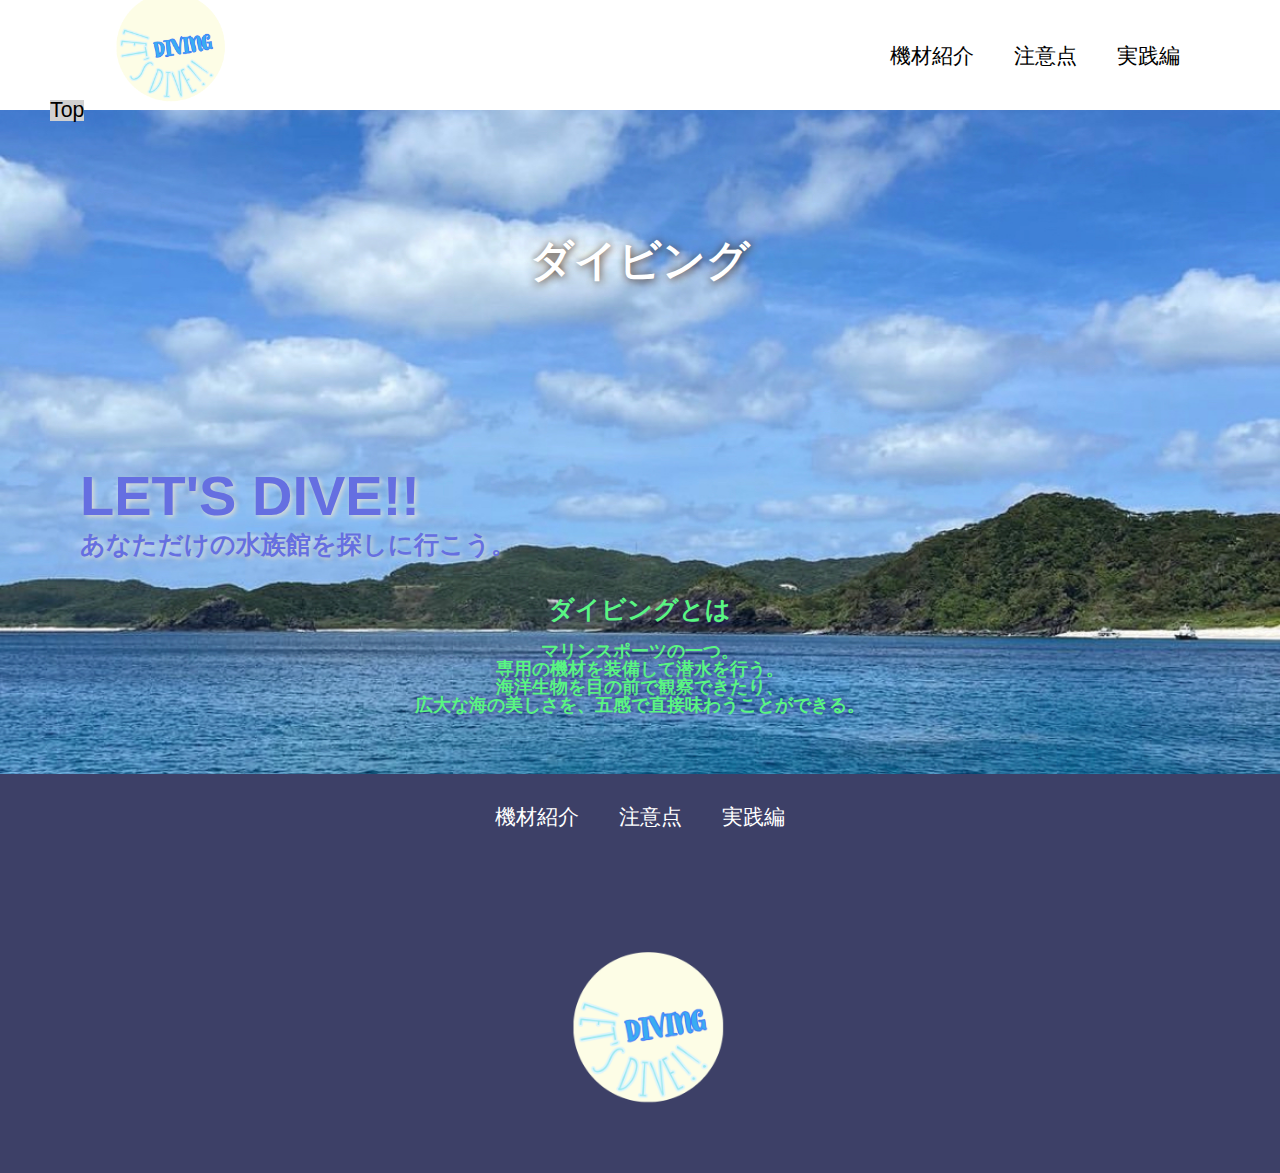
<file: index.html>
<!DOCTYPE html>
<html>
    <head>
        <meta charset="UTF-8">
        <title>ダイビング紹介ページ</title>
        <meta name="description" content="ダイビング紹介ページ">
        <meta name="viewport" content="width=device-width">
        <script src="https://ajax.googleapis.com/ajax/libs/jquery/1.11.0/jquery.min.js"></script>
        <script src="js/script.js"></script>
        <link href="css/index.css" rel="stylesheet">
        <link rel="preconnect" href="https://fonts.googleapis.com">
        <link rel="preconnect" href="https://fonts.gstatic.com" crossorigin>
        <link href="https://fonts.googleapis.com/css2?family=Cherry+Bomb+One&display=swap" rel="stylesheet">
    </head>
    <body>
        <header class="header">
            <div class="header-inner">
                <a class="header-logo" href="index.html">
                    <img src="images/logo.png" alt="ロゴ">
                </a>
                <button class="toggle-menu-button"></button>
                <div class="header-site-menu">
                    <nav class="site-menu">
                        <ul>
                            <li><a href="equipment.html">機材紹介</a></li>
                            <li><a href="caution.html">注意点</a></li>
                            <li><a href="diving.html">実践編</a></li>
                        </ul>
                    </nav>
                </div>
        </header>
        <main class="main">
            <nav class="floating">
                <ul>
                    <li><a href="#">Top</a></li>
                </ul>
            </nav>
            <div class="title">
                <h1>ダイビング</h1>
            </div>
            <div class="first-view">
                <div class="first-view-text">
                    <h1>LET'S DIVE!!</h1>
                    <h3>あなただけの水族館を探しに行こう。</h3>
                    <div class="second-view">
                        <div class="second-view-text">
                            <h3>ダイビングとは</h3>
                            <p>マリンスポーツの一つ。<br />
                                専用の機材を装備して潜水を行う。<br />
                                海洋生物を目の前で観察できたり、<br />
                                広大な海の美しさを、五感で直接味わうことができる。
                        </div>
                    </div>
                </div>
            </div>
        </main>
        <footer class="footer">
            <nav class="site-menu">
                <ul>
                    <li><a href="equipment.html">機材紹介</a></li>
                    <li><a href="caution.html">注意点</a></li>
                    <li><a href="diving.html">実践編</a></li>
                </ul>
            </nav>
            <a class="footer-logo" href="index.html">
                <img src="images/logo.png" alt="ロゴ">
            </a>

        </footer>
    </body>
</html>
</file>
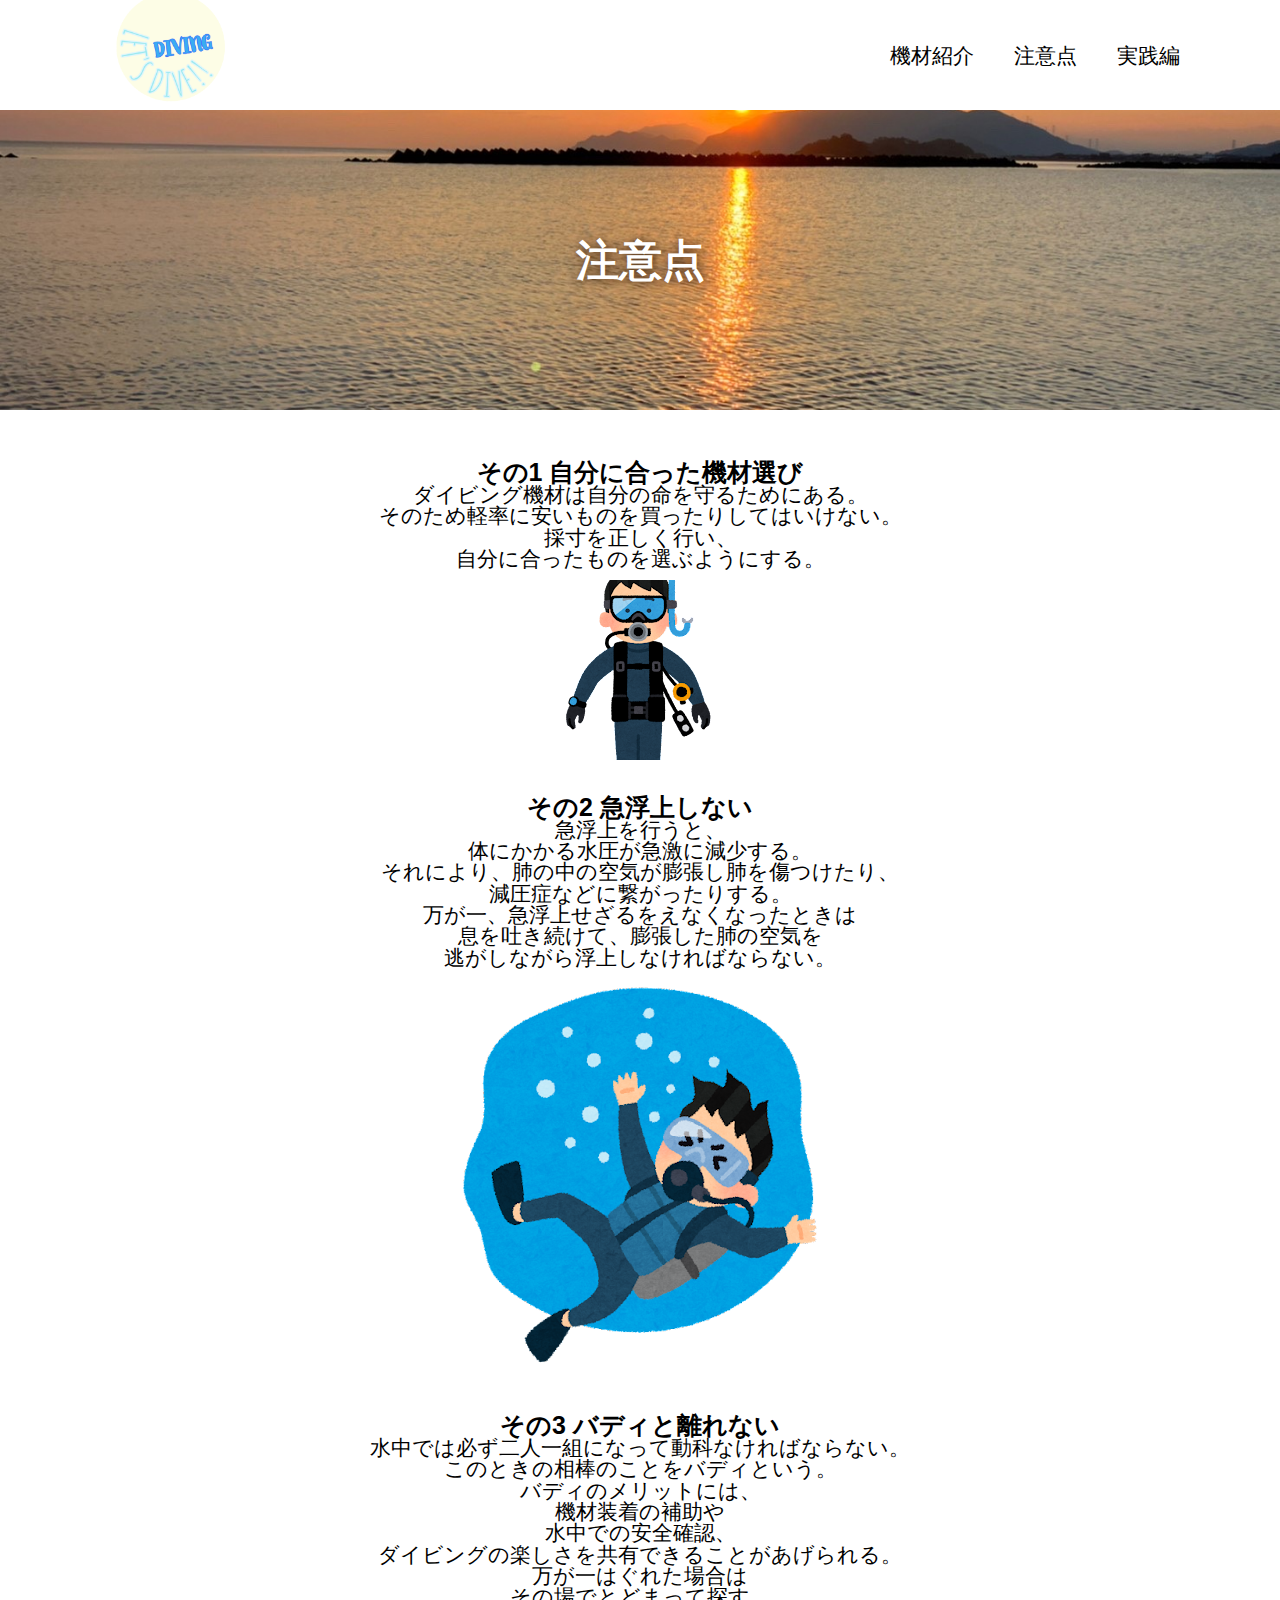
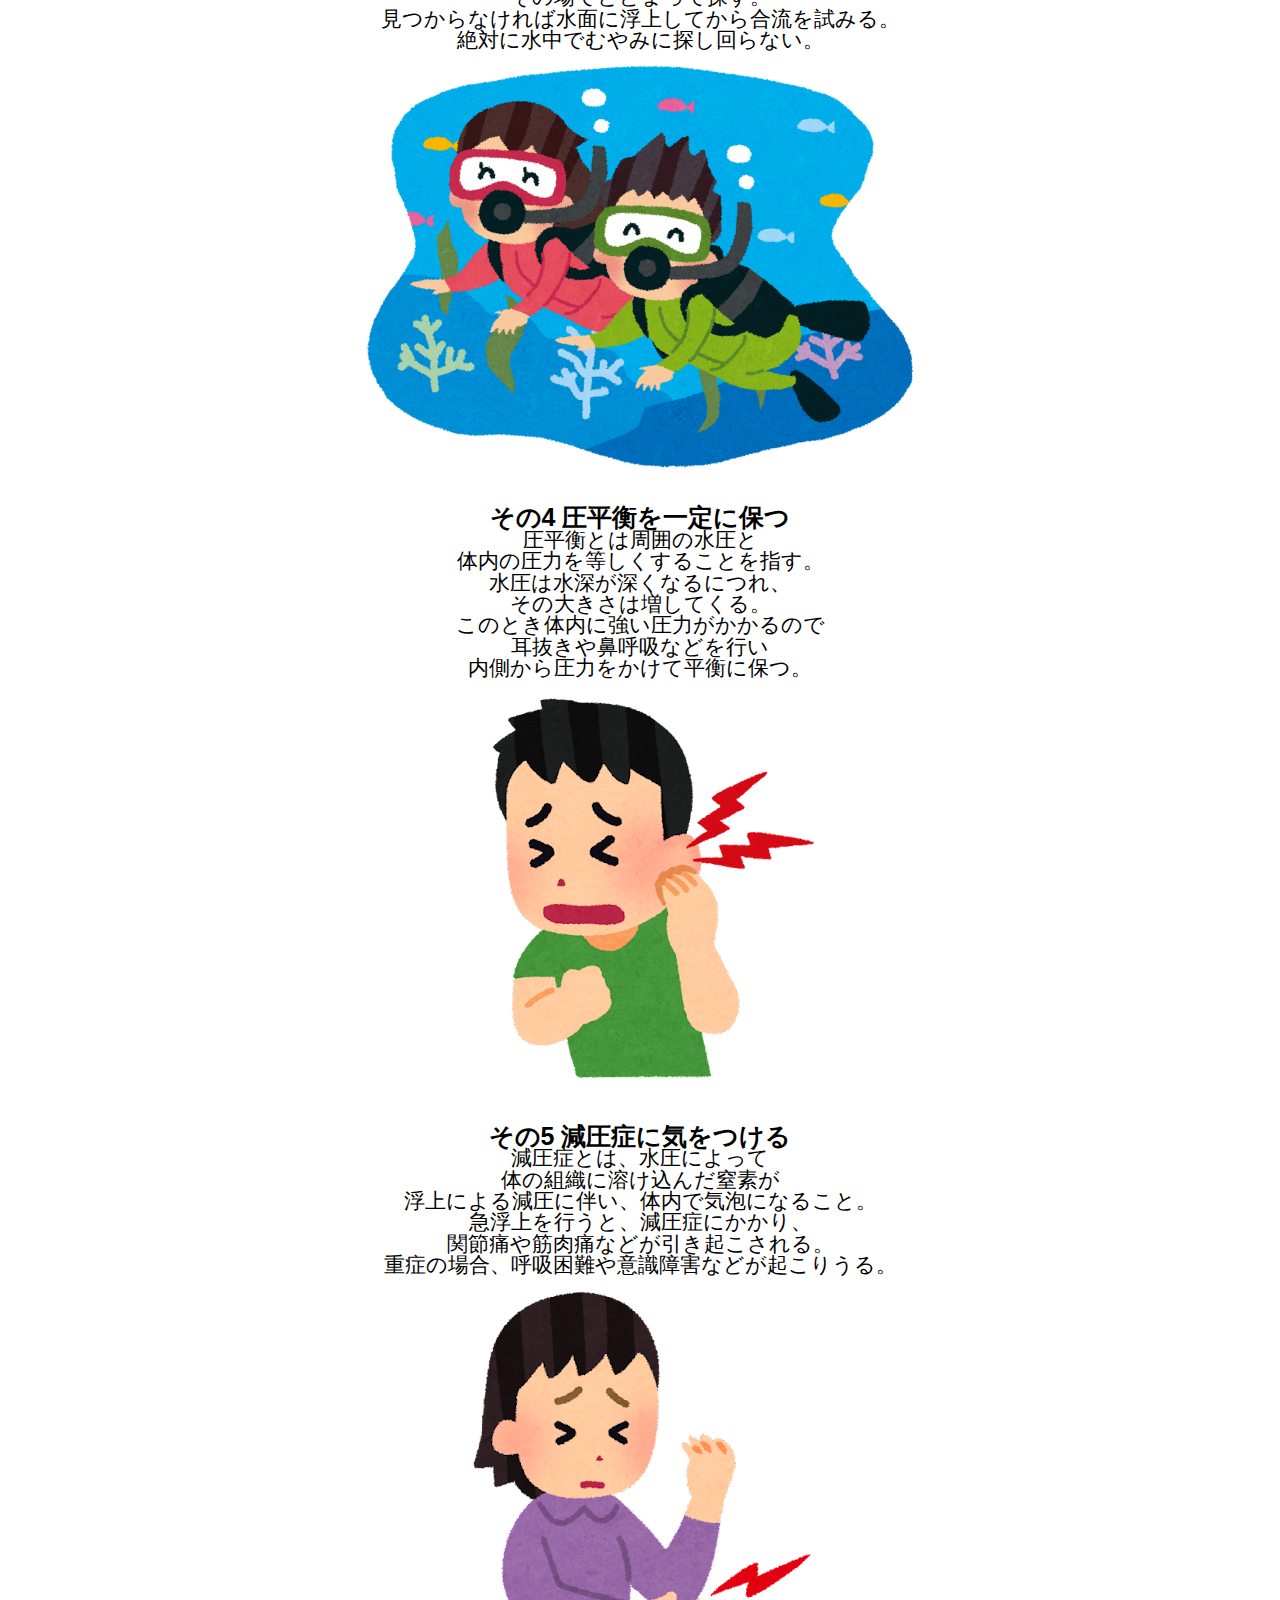
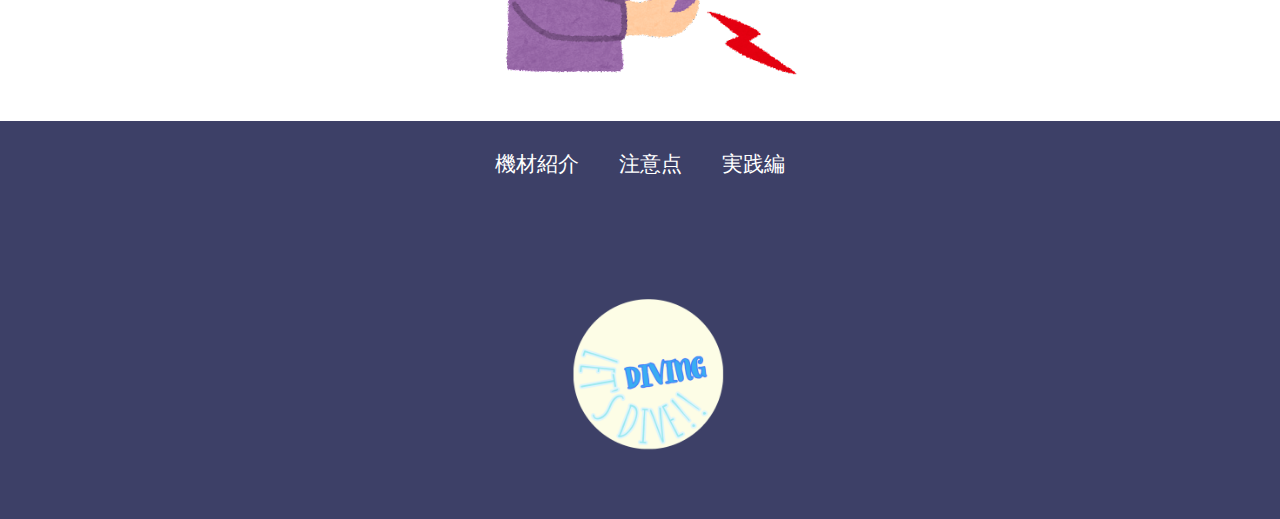
<file: caution.html>
<!DOCTYPE html>
<html>
    <head>
        <meta charset="UTF-8">
        <title>ダイビング</title>
        <meta name="description" content="ダイビング紹介ページ">
        <meta name="viewport" content="width=device-width">
        <script src="js/script.js"></script>
        <link href="css/index.css" rel="stylesheet">
        <link href="css/caution.css" rel="stylesheet">
        <link rel="preconnect" href="https://fonts.gstatic.com" crossorigin>
        <link href="https://fonts.googleapis.com/css2?family=Cherry+Bomb+One&display=swap" rel="stylesheet">
    </head>
    <body>
        <header class="header">
            <div class="header-inner">
                <a class="header-logo" href="index.html">
                    <img src="images/logo.png" alt="ロゴ">
                </a>
                <button class="toggle-menu-button"></button>
                <div class="header-site-menu">
                    <nav class="site-menu">
                        <ul>
                            <li><a href="equipment.html">機材紹介</a></li>
                            <li><a href="caution.html">注意点</a></li>
                            <li><a href="diving.html">実践編</a></li>
                        </ul>
                    </nav>
                </div>
        </header>
        <main class="main">
            <div class="title">
                <h1>注意点</h1>
            </div>
            <div class="cautions">
                <ul class="caution-list">
                    <li>
                        <dl>
                            <h3>その1 自分に合った機材選び</h3>
                            <dd>ダイビング機材は自分の命を守るためにある。<br />
                                そのため軽率に安いものを買ったりしてはいけない。<br />
                                採寸を正しく行い、<br />
                                自分に合ったものを選ぶようにする。</dd>
                            <img src="images/caution/caution(A).png" alt="A">
                        </dl>
                    </li>
                    <li>
                        <dl>
                            <h3>その2 急浮上しない</h3>
                            <dd>急浮上を行うと、<br />
                                体にかかる水圧が急激に減少する。<br />
                                それにより、肺の中の空気が膨張し肺を傷つけたり、<br />
                                減圧症などに繋がったりする。<br />
                                万が一、急浮上せざるをえなくなったときは<br />
                                息を吐き続けて、膨張した肺の空気を<br />
                                逃がしながら浮上しなければならない。
                            </dd>
                            <img src="images/caution/caution(B).png" alt="B">
                        </dl>
                    </li>
                    <li>
                        <dl>
                            <h3>その3 バディと離れない</h3>
                            <dd>水中では必ず二人一組になって動科なければならない。<br />
                                このときの相棒のことをバディという。<br />
                                バディのメリットには、<br />
                                機材装着の補助や<br />
                                水中での安全確認、<br />
                                ダイビングの楽しさを共有できることがあげられる。<br />
                                万が一はぐれた場合は<br />
                                その場でとどまって探す。<br />
                                見つからなければ水面に浮上してから合流を試みる。<br />
                                絶対に水中でむやみに探し回らない。</dd>
                            <img src="images/caution/caution(C).png" alt="C">
                        </dl>
                    </li>
                    <li>
                        <dl>
                            <h3>その4 圧平衡を一定に保つ</h3>
                            <dd>圧平衡とは周囲の水圧と<br />
                                体内の圧力を等しくすることを指す。<br />
                                水圧は水深が深くなるにつれ、<br />
                                その大きさは増してくる。<br />
                                このとき体内に強い圧力がかかるので<br />
                                耳抜きや鼻呼吸などを行い<br />
                                内側から圧力をかけて平衡に保つ。</dd>
                            <img src="images/caution/caution(D).png" alt="D">
                        </dl>
                    </li>
                    <li>
                        <dl>
                            <h3>その5 減圧症に気をつける</h3>
                            <dd>減圧症とは、水圧によって<br />
                                体の組織に溶け込んだ窒素が<br />
                                浮上による減圧に伴い、体内で気泡になること。<br />
                                急浮上を行うと、減圧症にかかり、<br />
                                関節痛や筋肉痛などが引き起こされる。<br />
                                重症の場合、呼吸困難や意識障害などが起こりうる。
                            </dd>
                            <img src="images/caution/caution(E).png" alt="E">
                        </dl>
                    </li>
                </ul>
            </div> 
        </main>
        <footer class="footer">
            <nav class="site-menu">
                <ul>
                    <li><a href="equipment.html">機材紹介</a></li>
                    <li><a href="caution.html">注意点</a></li>
                    <li><a href="diving.html">実践編</a></li>
                </ul>
            </nav>
            <a class="footer-logo" href="index.html">
                <img src="images/logo.png" alt="ロゴ">
            </a>

        </footer>
    </body>
</html>
</file>
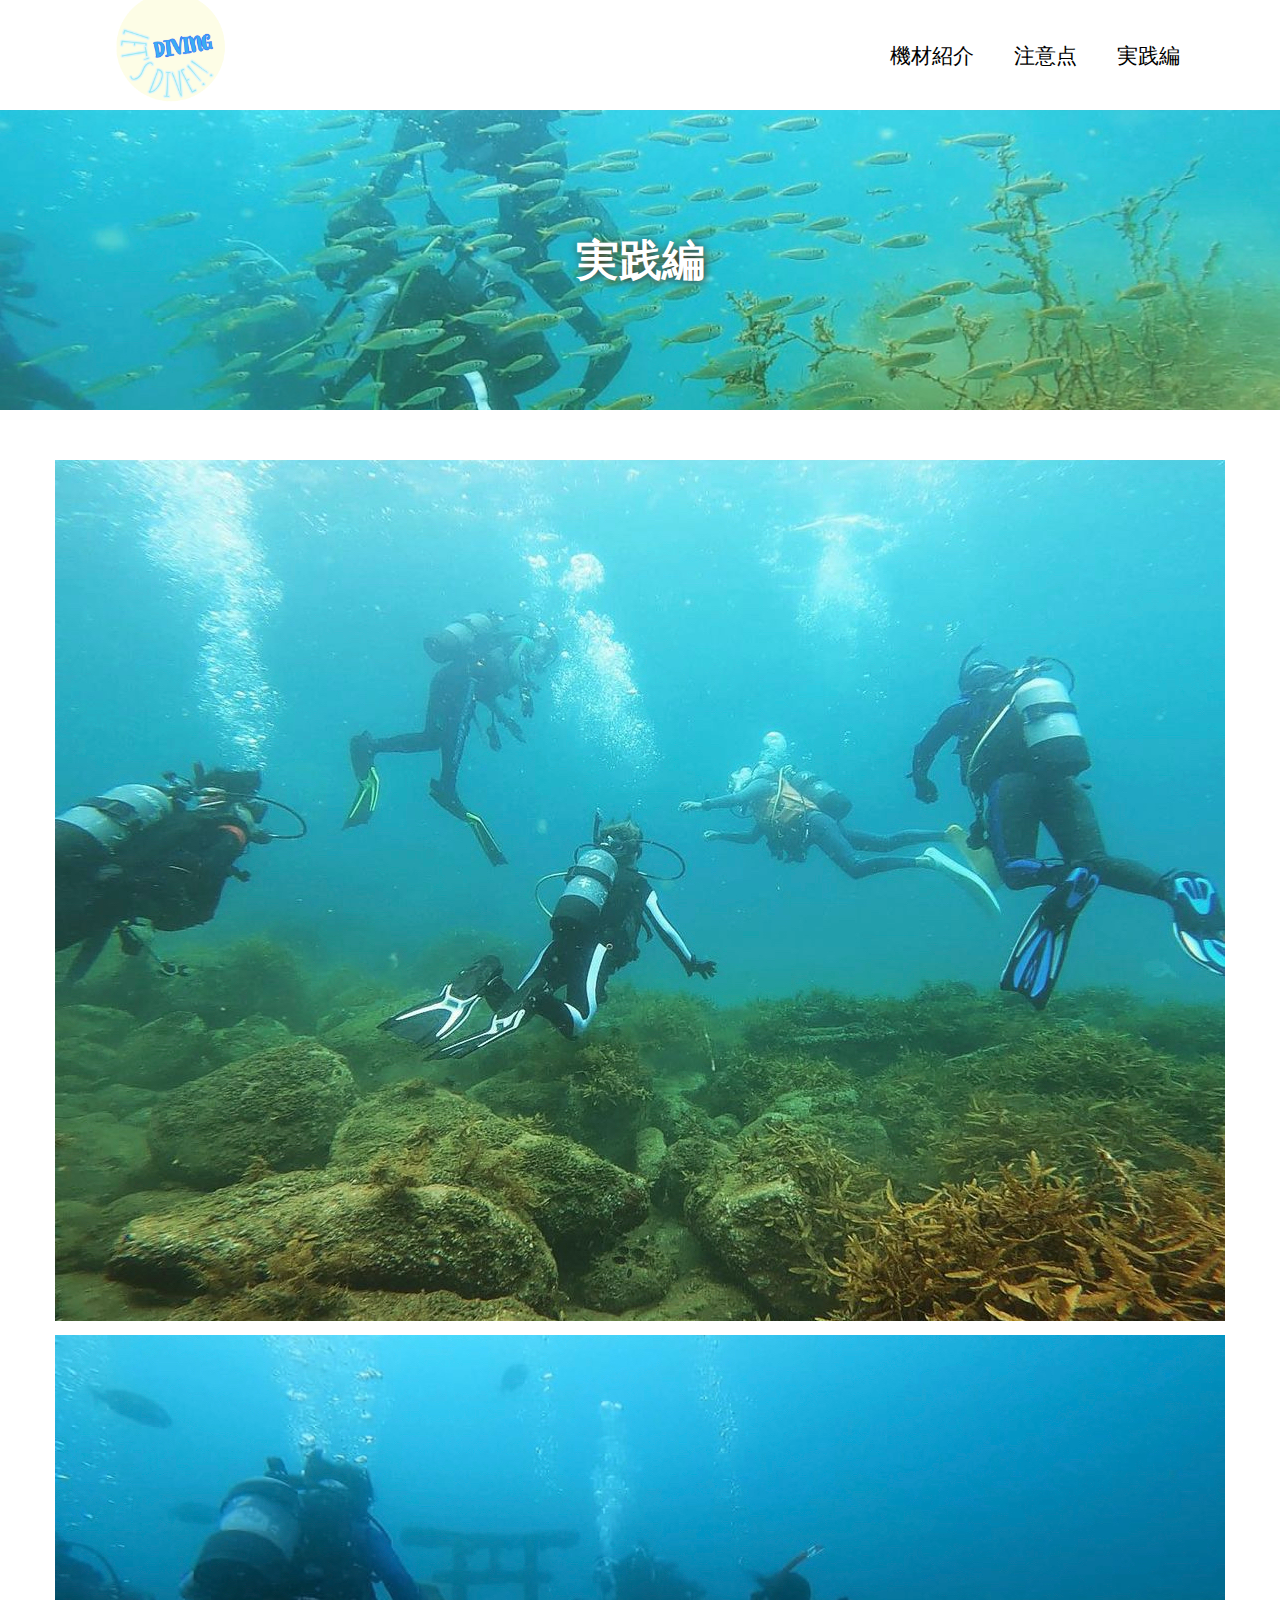
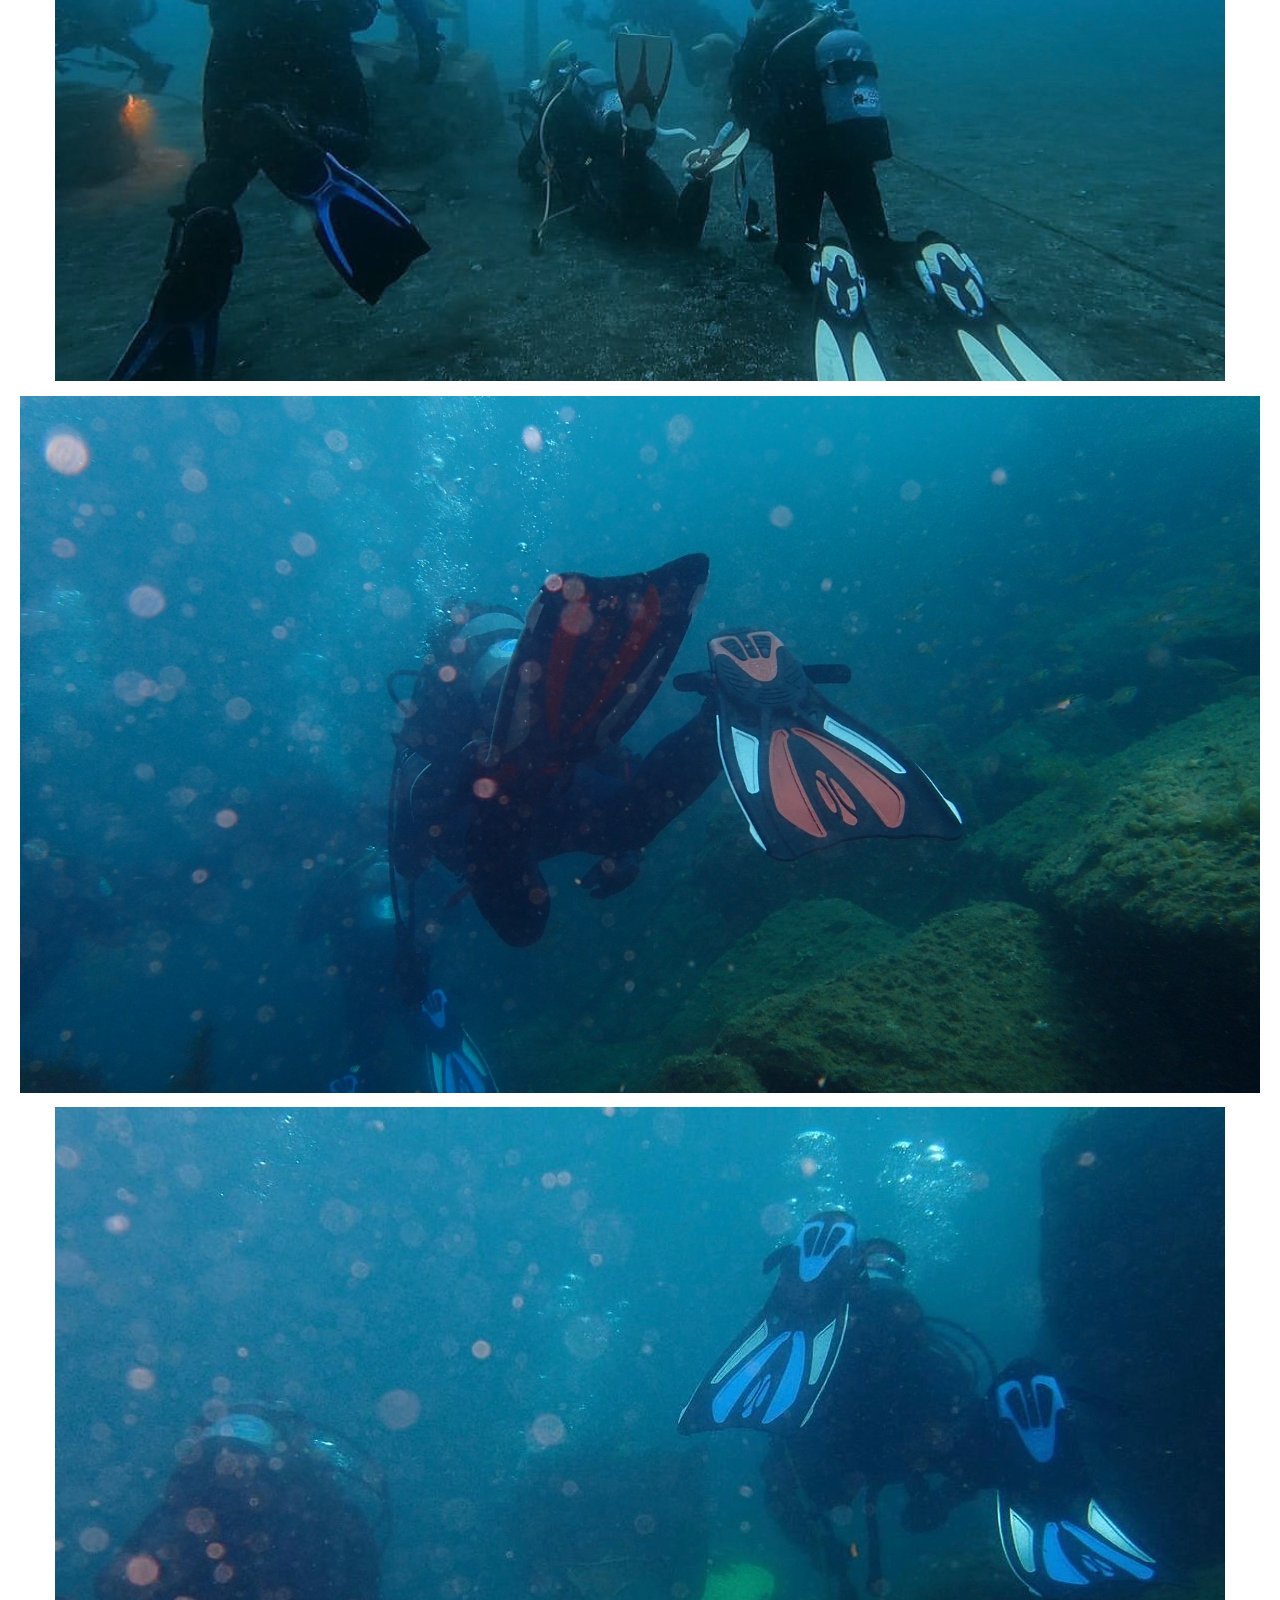
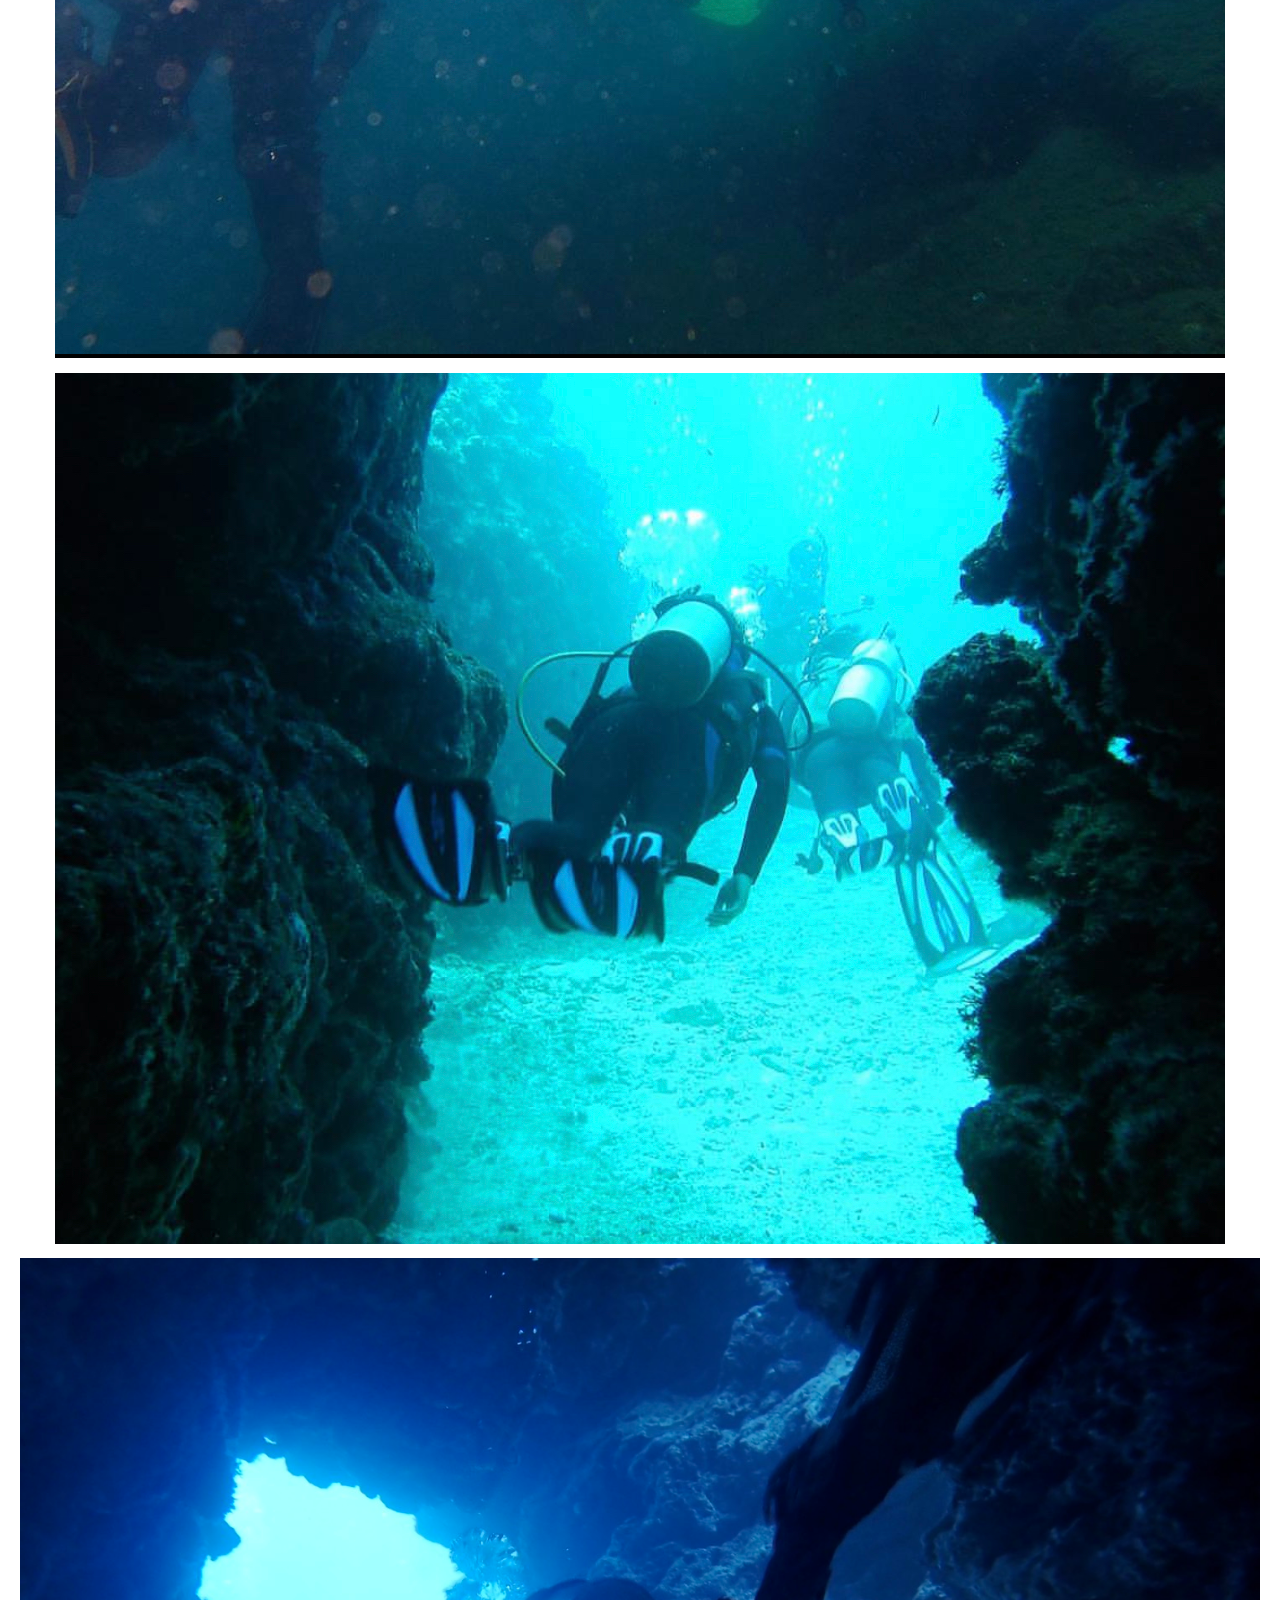
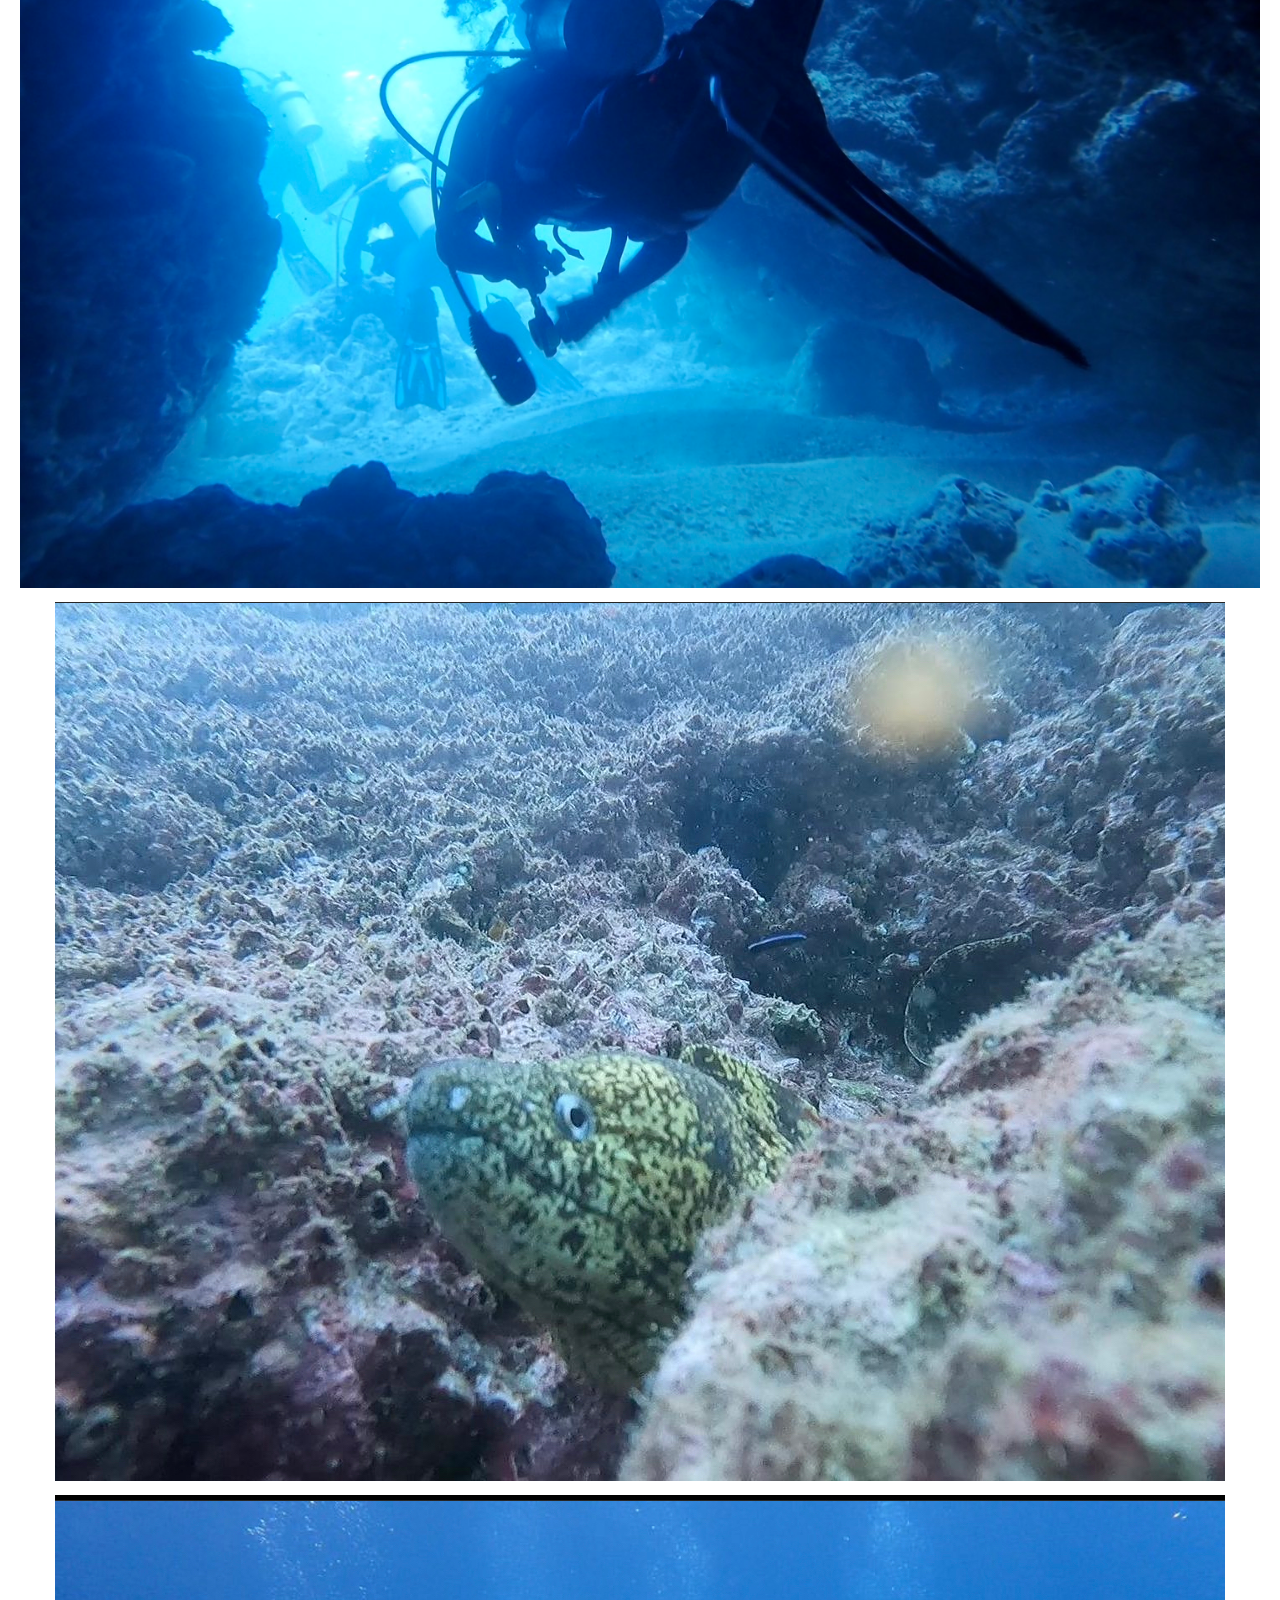
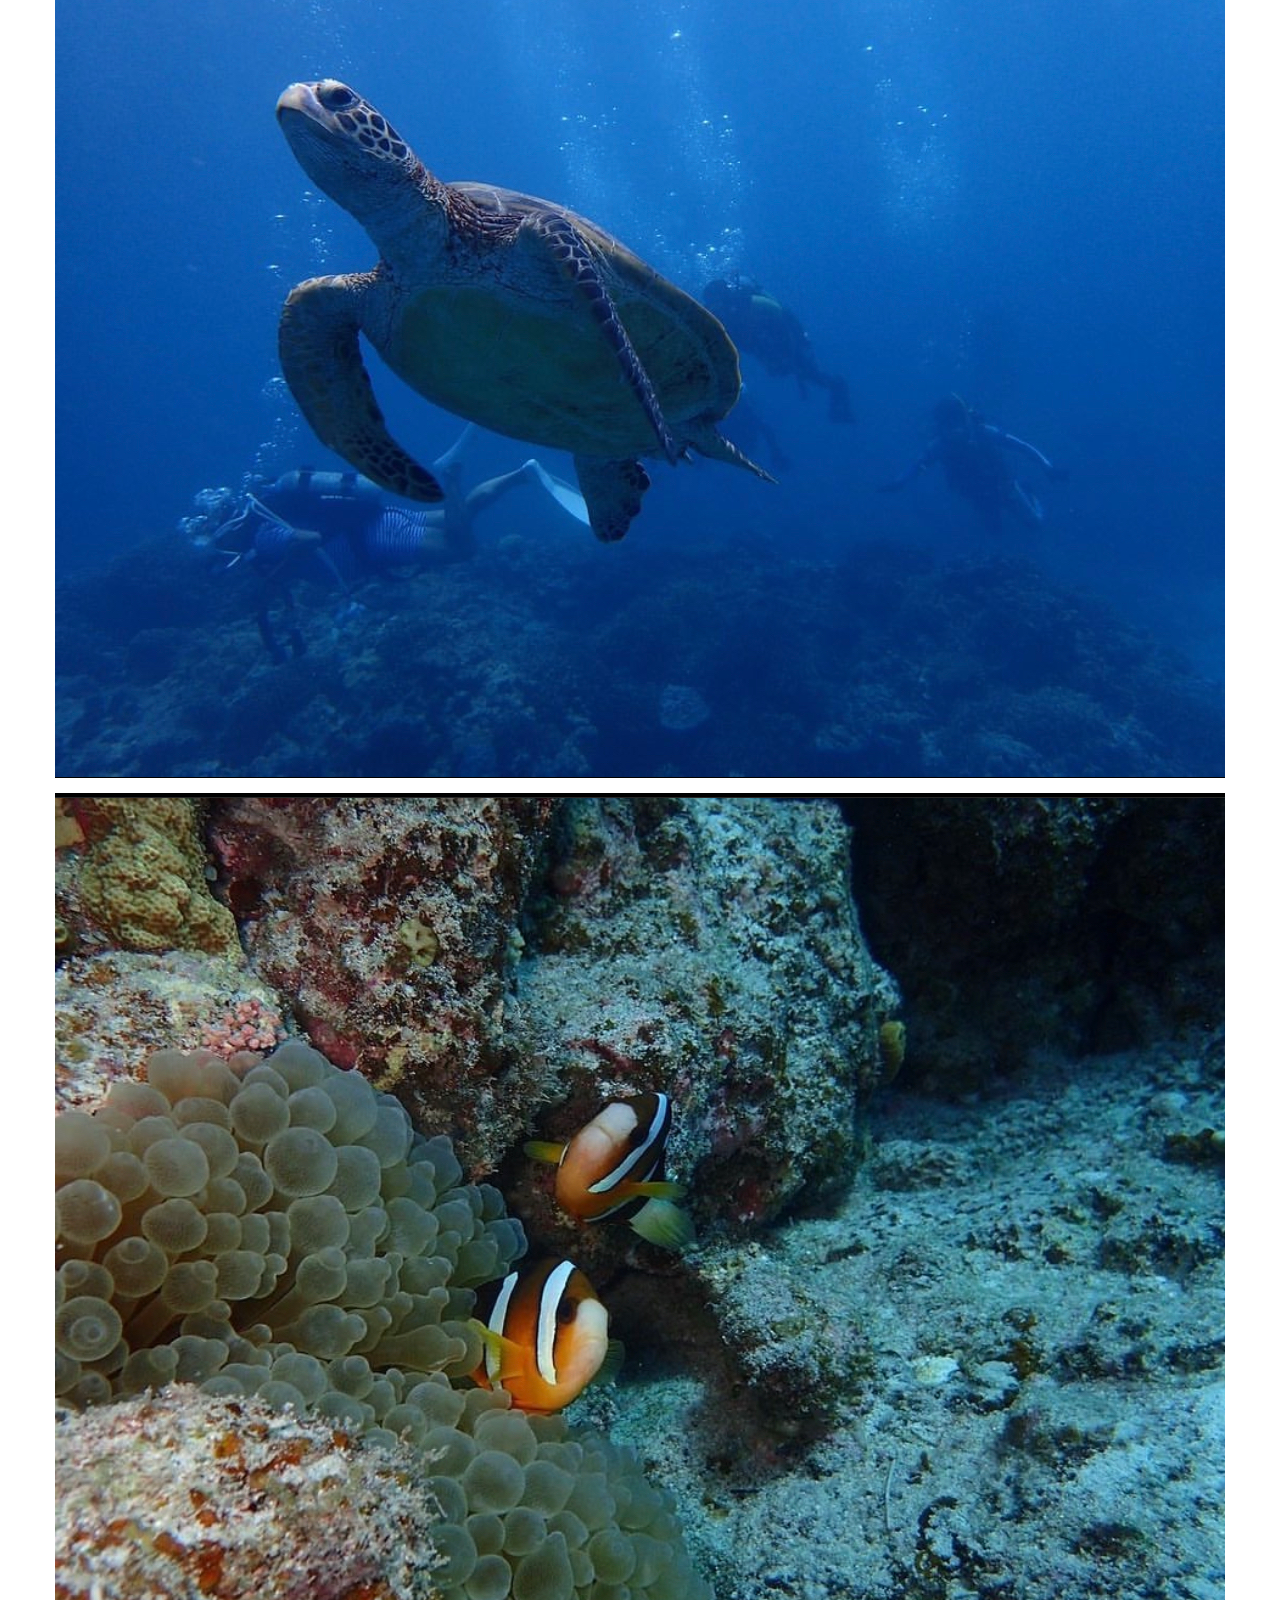
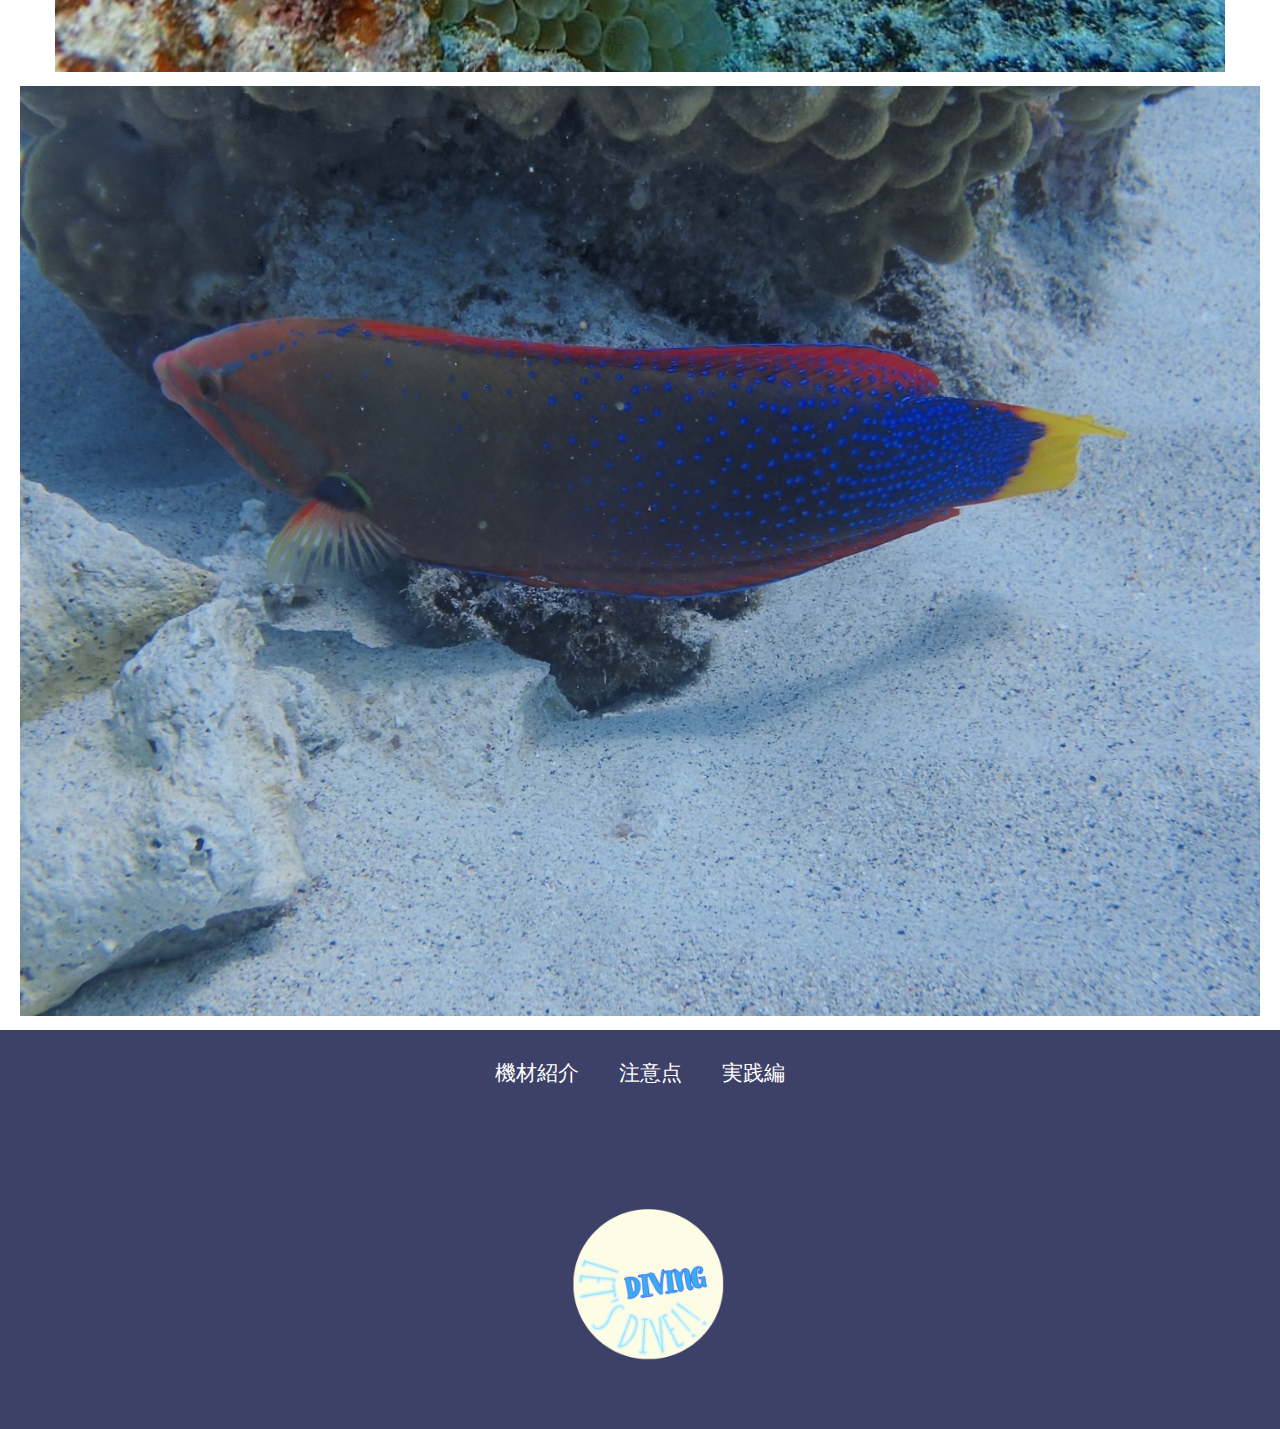
<file: diving.html>
<!DOCTYPE html>
<html>
    <head>
        <meta charset="UTF-8">
        <title>実践編</title>
        <meta name="description" content="実践編">
        <meta name="viewport" content="width=device-width">
        <script src="js/script.js"></script>
        <link href="css/index.css" rel="stylesheet">
        <link href="css/diving.css" rel="stylesheet">
        <link rel="preconnect" href="https://fonts.gstatic.com" crossorigin>
        <link href="https://fonts.googleapis.com/css2?family=Cherry+Bomb+One&display=swap" rel="stylesheet">
    </head>
    <body>
        <header class="header">
            <div class="header-inner">
                <a class="header-logo" href="index.html">
                    <img src="images/logo.png" alt="ロゴ">
                </a>
                <button class="toggle-menu-button"></button>
                <div class="header-site-menu">
                    <nav class="site-menu">
                        <ul>
                            <li><a href="equipment.html">機材紹介</a></li>
                            <li><a href="caution.html">注意点</a></li>
                            <li><a href="diving.html">実践編</a></li>
                        </ul>
                    </nav>
                </div>
        </header>
        <main class="main">
            <div class="title">
                <h1>実践編</h1>
            </div>
            <div class="diving">
                <ul class="diving-list">
                    <li>
                        <img src="images/diving/diving(A).png" alt="A">
                    </li>
                    <li>
                        <img src="images/diving/diving(B).png" alt="B">
                    </li>
                    <li>
                        <img src="images/diving/diving(C).png" alt="C">
                    </li>
                    <li>
                        <img src="images/diving/diving(D).png" alt="D">
                    </li>
                    <li>
                        <img src="images/diving/diving(E).png" alt="E">
                    </li>
                    <li>
                        <img src="images/diving/diving(F).png" alt="F">
                    </li>
                    <li>
                        <img src="images/diving/diving(G).png" alt="G">
                    </li>
                    <li>
                        <img src="images/diving/diving(H).png" alt="H">
                    </li>
                    <li>
                        <img src="images/diving/diving(I).png" alt="I">
                    </li>
                    <li>
                        <img src="images/diving/diving(J).png" alt="J">
                    </li>
                </ul>
            </div> 
        </main>
        <footer class="footer">
            <nav class="site-menu">
                <ul>
                    <li><a href="equipment.html">機材紹介</a></li>
                    <li><a href="caution.html">注意点</a></li>
                    <li><a href="diving.html">実践編</a></li>
                </ul>
            </nav>
            <a class="footer-logo" href="index.html">
                <img src="images/logo.png" alt="ロゴ">
            </a>

        </footer>
    </body>
</html>
</file>
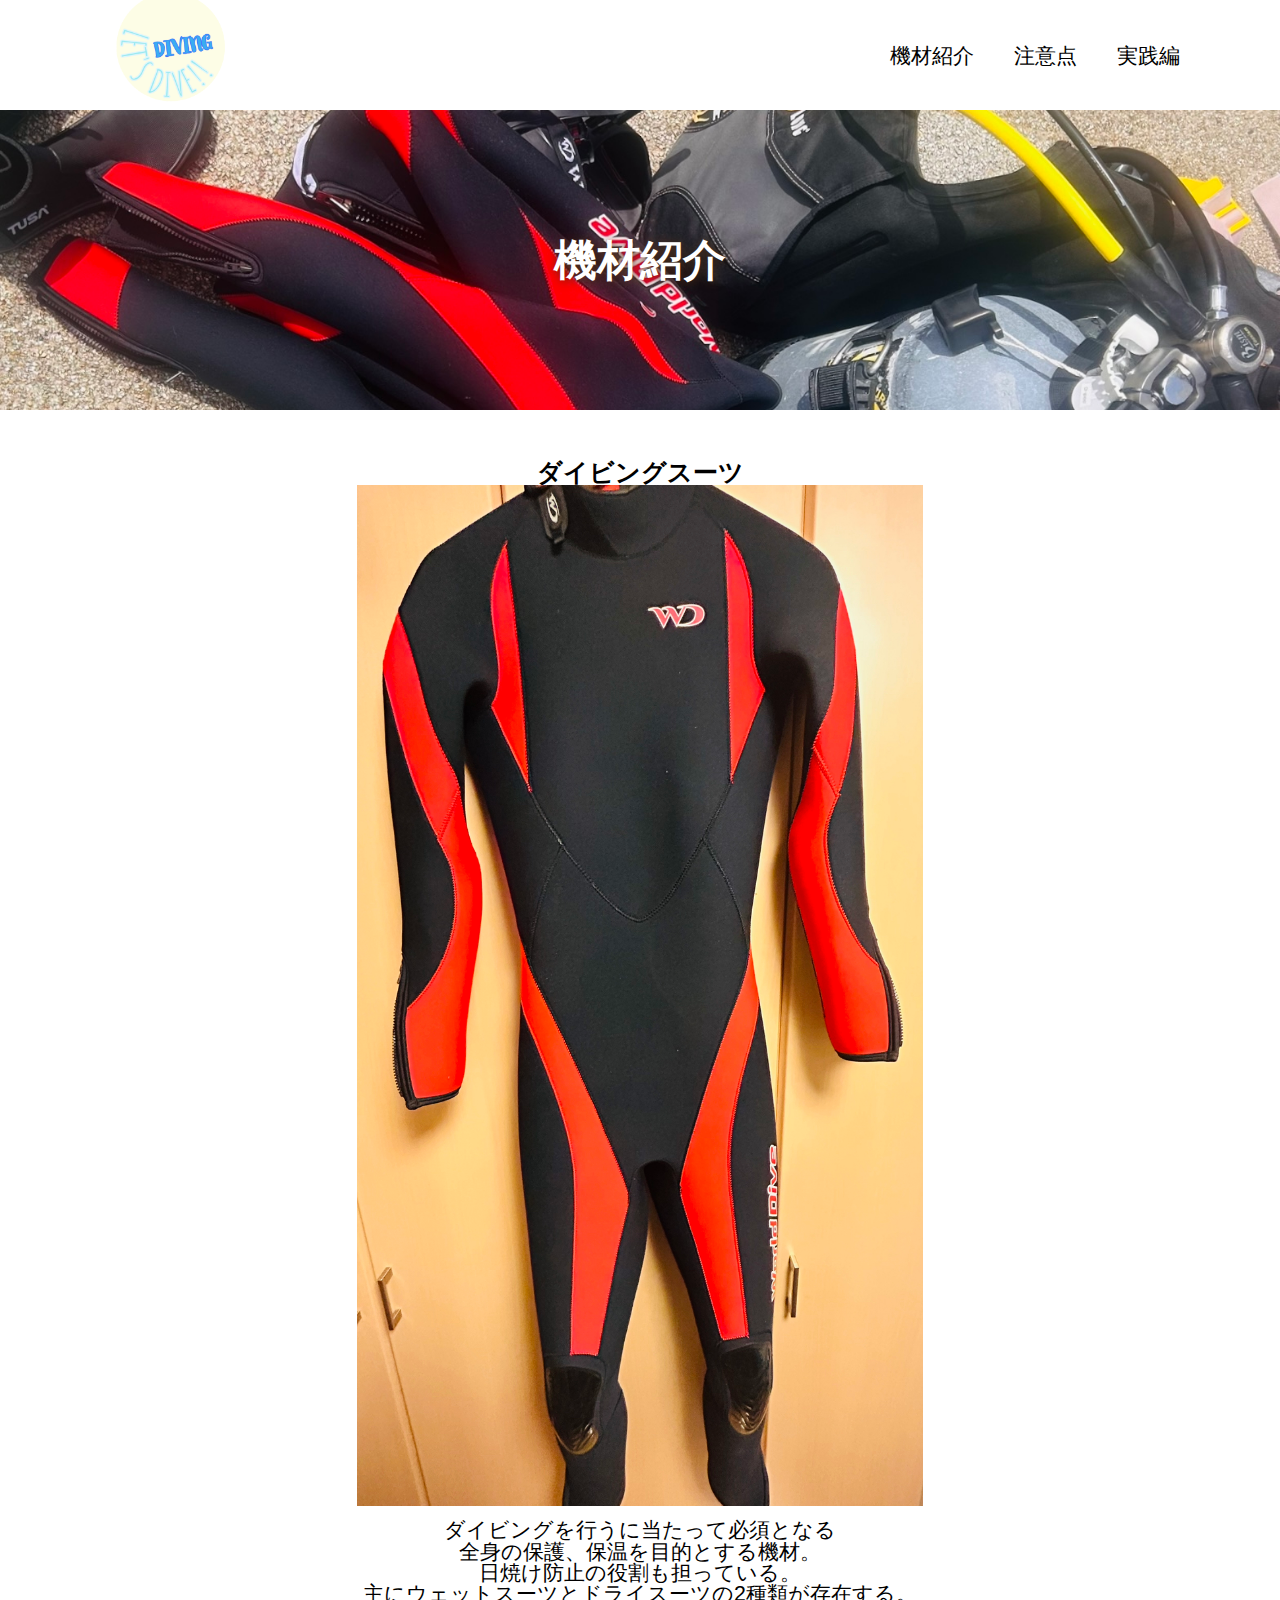
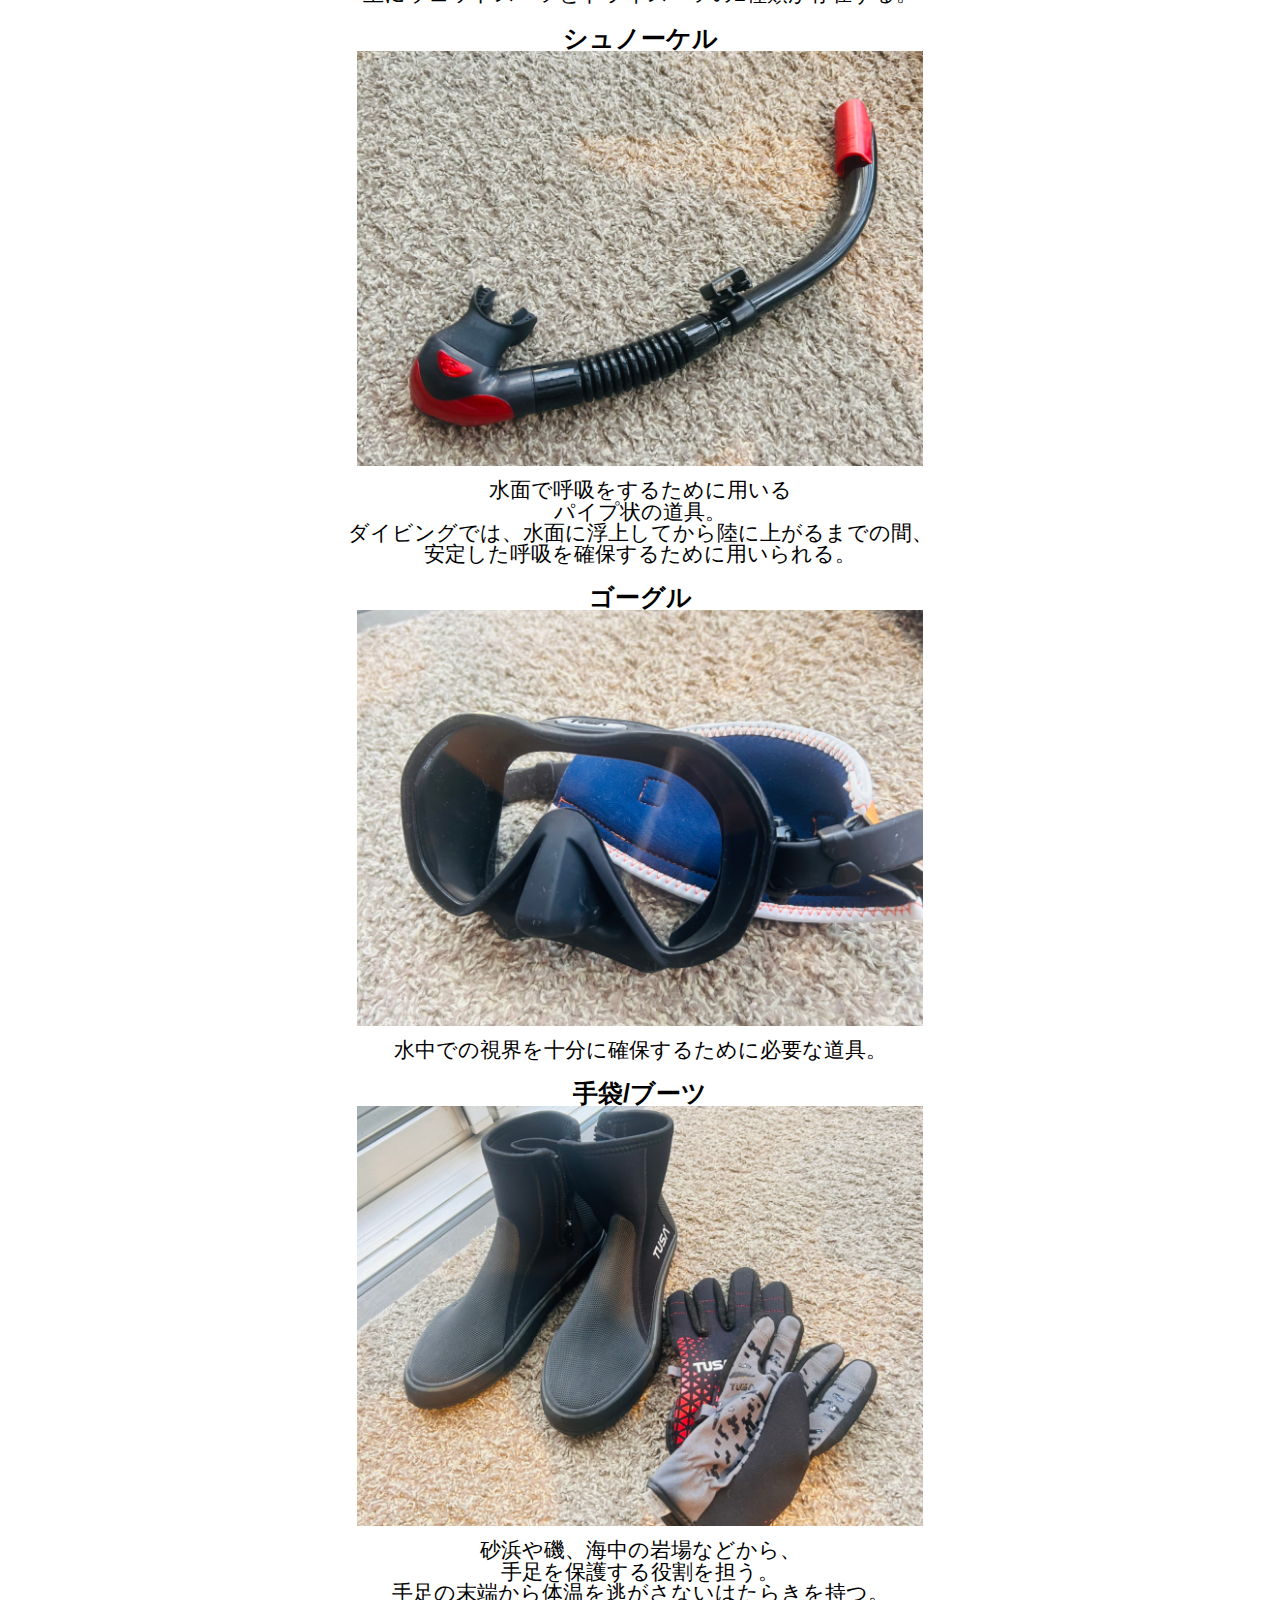
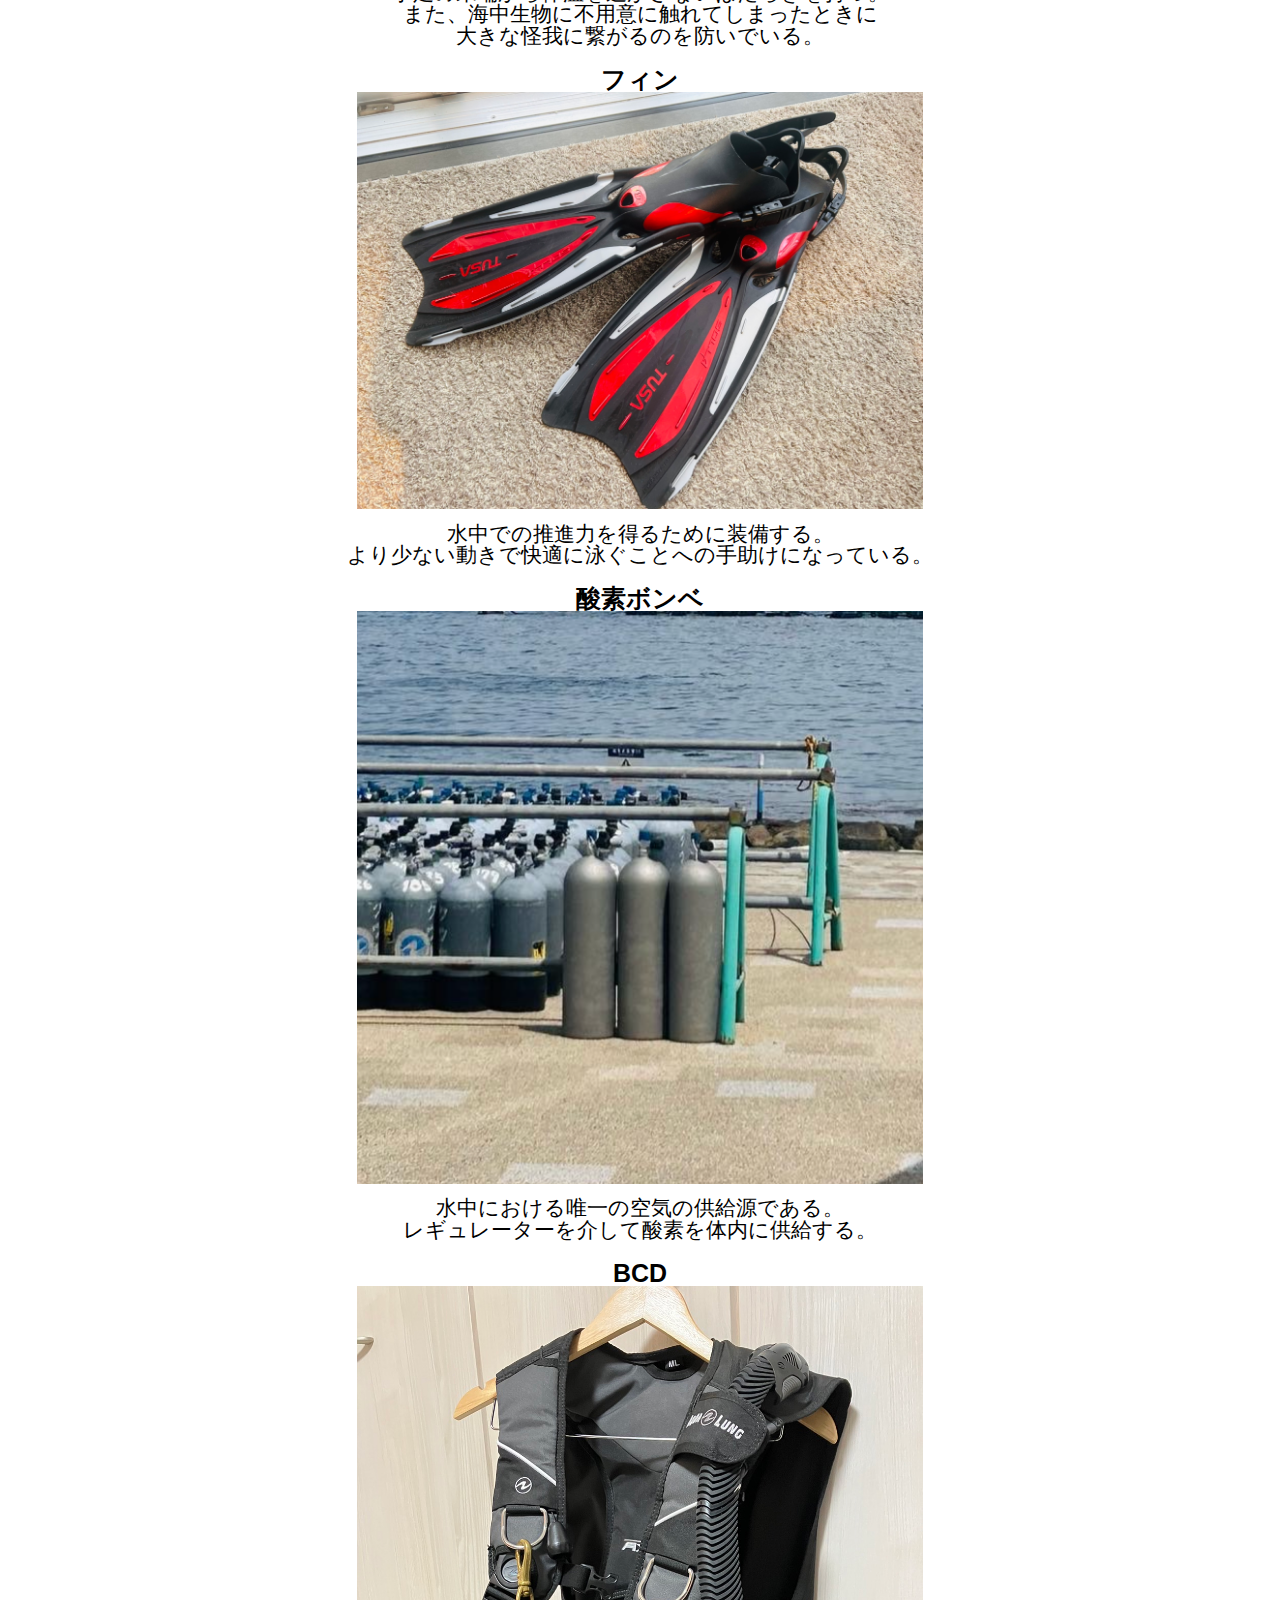
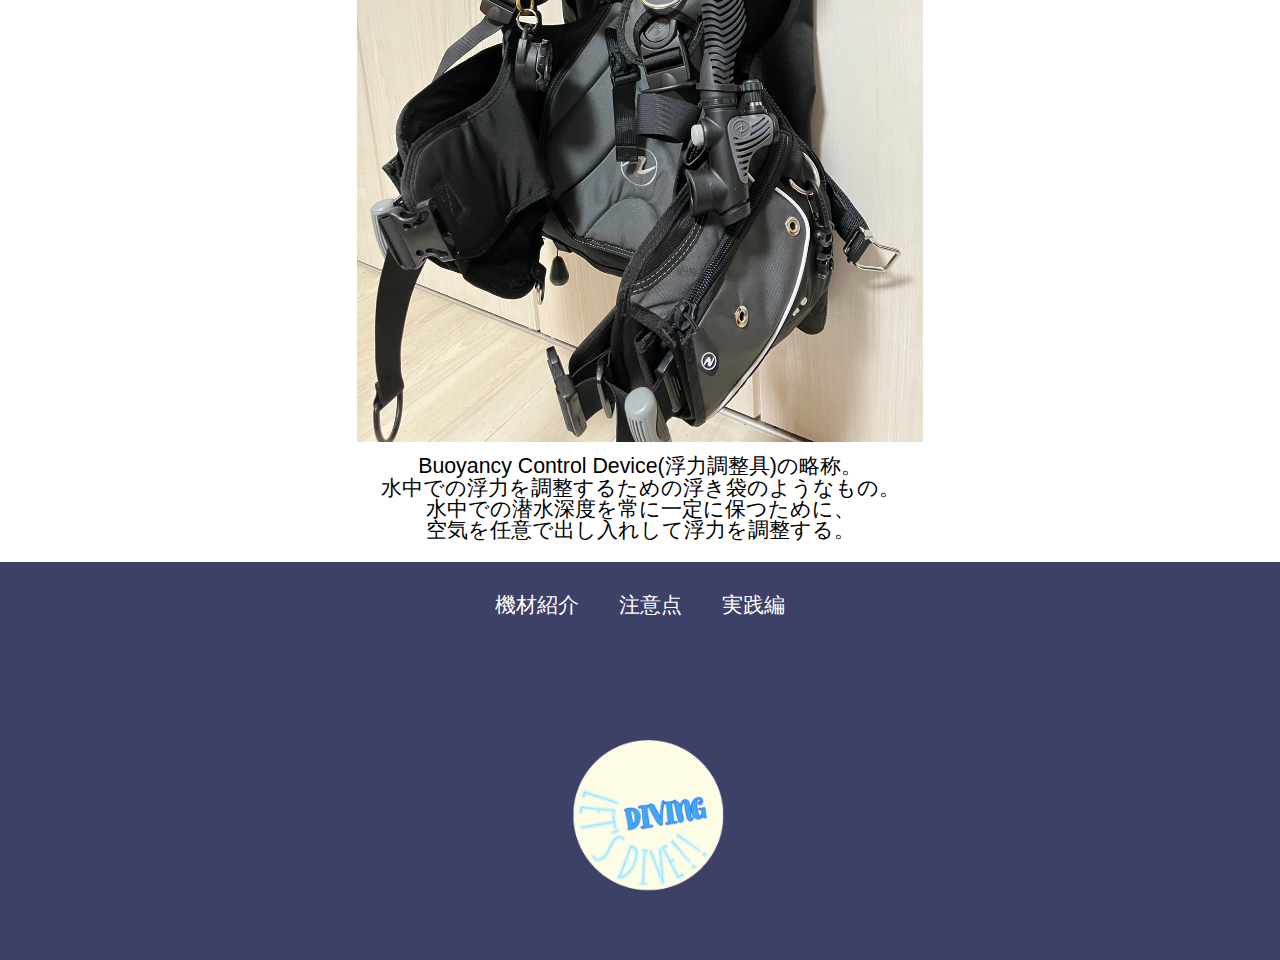
<file: equipment.html>
<!DOCTYPE html>
<html>
    <head>
        <meta charset="UTF-8">
        <title>機材紹介</title>
        <meta name="description" content="機材紹介">
        <meta name="viewport" content="width=device-width">
        <script src="js/script.js"></script>
        <link href="css/index.css" rel="stylesheet">
        <link href="css/equipment.css" rel="stylesheet">
        <link rel="preconnect" href="https://fonts.gstatic.com" crossorigin>
        <link href="https://fonts.googleapis.com/css2?family=Cherry+Bomb+One&display=swap" rel="stylesheet">
    </head>
    <body>
        <header class="header">
            <div class="header-inner">
                <a class="header-logo" href="index.html">
                    <img src="images/logo.png" alt="ロゴ">
                </a>
                <button class="toggle-menu-button"></button>
                <div class="header-site-menu">
                    <nav class="site-menu">
                        <ul>
                            <li><a href="equipment.html">機材紹介</a></li>
                            <li><a href="caution.html">注意点</a></li>
                            <li><a href="diving.html">実践編</a></li>
                        </ul>
                    </nav>
                </div>
        </header>
        <main class="main">
            <div class="title">
                <h1>機材紹介</h1>
            </div>
            <div class="equipments">
                <ul class="equipment-list">
                    <li>
                        <dl>
                            <h3>ダイビングスーツ</h3>
                            <p>
                                <img src="images/equipments/suits.png" alt="ダイビングスーツ">
                            </p>
                            <dd>ダイビングを行うに当たって必須となる<br />
                                全身の保護、保温を目的とする機材。<br />
                                日焼け防止の役割も担っている。<br />
                                主にウェットスーツとドライスーツの2種類が存在する。</dd>
                        </dl>
                        
                    </li>
                    <li>
                        <dl>
                            <h3>シュノーケル</h3>
                            <p>
                                <img src="images/equipments/snorkel.png" alt="シュノーケル">
                            </p>
                            <dd>水面で呼吸をするために用いる<br />
                                パイプ状の道具。<br />
                                ダイビングでは、水面に浮上してから陸に上がるまでの間、<br />
                                安定した呼吸を確保するために用いられる。</dd>
                        </dl>
                        
                    </li>
                    <li>
                        <dl>
                            <h3>ゴーグル</h3>
                            <p>
                                <img src="images/equipments/goggles.png" alt="ゴーグル">
                            </p>
                            <dd>水中での視界を十分に確保するために必要な道具。</dd>
                        </dl>
                        
                    </li>
                    <li>
                        <dl>
                            <h3>手袋/ブーツ</h3>
                            <p>
                                <img src="images/equipments/gloves_boots.png" alt="ブーツ/手袋">
                            </p>
                            <dd>砂浜や磯、海中の岩場などから、<br />
                                手足を保護する役割を担う。<br />
                                手足の末端から体温を逃がさないはたらきを持つ。<br />
                                また、海中生物に不用意に触れてしまったときに<br />
                                大きな怪我に繋がるのを防いでいる。</dd>
                        </dl>
                        
                    </li>
                    <li>
                        <dl>
                            <h3>フィン</h3>
                            <p>
                                <img src="images/equipments/fin.png" alt="フィン">
                            </p>
                            <dd>水中での推進力を得るために装備する。<br />
                                より少ない動きで快適に泳ぐことへの手助けになっている。</dd>
                        </dl>
                        
                    </li>
                    <li>
                        <dl>
                            <h3>酸素ボンベ</h3>
                            <p>
                                <img src="images/equipments/cylinder.png" alt="酸素ボンベ">
                            </p>
                            <dd>水中における唯一の空気の供給源である。<br />
                                レギュレーターを介して酸素を体内に供給する。</dd>
                        </dl>
                        
                    </li>
                    <li>
                        
                        <dl>
                            <h3>BCD</h3>
                            <p>
                                <img src="images/equipments/BCD.png" alt="BCD">
                            </p>
                            <dd>Buoyancy Control Device(浮力調整具)の略称。<br />
                                水中での浮力を調整するための浮き袋のようなもの。<br />
                                水中での潜水深度を常に一定に保つために、<br />
                                空気を任意で出し入れして浮力を調整する。</dd>
                        </dl>
                        
                    </li>
                </ul>
            </div> 
        </main>
        <footer class="footer">
            <nav class="site-menu">
                <ul>
                    <li><a href="equipment.html">機材紹介</a></li>
                    <li><a href="caution.html">注意点</a></li>
                    <li><a href="diving.html">実践編</a></li>
                </ul>
            </nav>
            <a class="footer-logo" href="index.html">
                <img src="images/logo.png" alt="ロゴ">
            </a>

        </footer>
    </body>
</html>
</file>
<file: css/index.css>
@charset "utf-8";

nav.floating{
    position: absolute;
    top: 100px;
    left: 50px;
    background-color: #d0d0d0;
}

*,
::before,
::after{
    padding: 0;
    margin: 0;
    box-sizing: border-box;
}
ul, ol{
    list-style: none;
}
a{
    color: inherit;
    text-decoration: none;
}
body{
    font-family: sans-serif;
    font-size: 16pt;
    color: #000000;
    line-height: 1;
    background-color: #ffffff;
}
img{
    max-width: 100%;
}
.header-inner{
    max-width: 1200px;
    height: 110px;
    margin-left: auto;
    margin-right: auto;
    padding-left: 40px;
    padding-right: 40px;
    display: flex;
    justify-content: space-between;
    align-items: center;
}

.toggle-menu-button{
    display: none;
}

.header-logo{
    display: block;
    width:  170px
}

.title{
    height: 300px;
    background-repeat: no-repeat;
    background-position: center center;
    background-size: 100%;
    display: flex;
    flex-direction: column;
    justify-content: center;
    align-items: center;
    color: #ffffff;
    text-shadow: 1px 1px 10px #4b2c14;
    position: relative;
    text-align: center;
    margin-top: none;
    margin-bottom: 50px;
}

.site-menu ul{
    display: flex;
}
.site-menu ul li{
    margin-left: 20px;
    margin-right: 20px;
}

.site-menu ul li a{
    font-family: 'Cherry Bomb One', cursive;
}

.main{
    background-image: url(../images/sea.png);
    background-repeat: no-repeat;
    background-position: center center;
    background-size: cover;
}

.first-view{
    height: calc(100vh – 110px);
    display: flex;
    align-items: center;
}

.first-view-text {
    width: 100%;
    max-width: 1200px;
    margin-left: auto;
    margin-right: auto;
    padding-left: 40px;
    margin-bottom: 60px;
    padding-right: 40px;
    color: #656fe1;
    font-weight: bold;
    text-shadow: 2px 2px 5px #dbdcd4;
}

.first-view-text h1 {
    font-family: ‘Montserrat’, sans-serif;
    font-size: 56px;
    line-height: 72px;
}

.first-view-text p {
    font-size: 18px;
    margin-top: 20px;
}

.second-view{
    width: 100%;
    max-width: 1200px;
    margin-left: auto;
    margin-right: auto;
    margin-top: 40px;
    position: relative;
    text-align: center;
    color: #59f683;
    font-weight: bold;
    text-shadow: 1px 1px 10px #4b2c94;
}

.lead {
    max-width: 1200px;
    margin: 60px auto;
}


@media(max-width: 800px){
    .site-menu ul{
        display: block;
        text-align: center;
    }

    .site-menu li{
        margin-top: 20px;
    }

    .header{
        position: fixed;
        top: 0;
        left: 0;
        right: 0;
        background-color: #f5f5ff;
        height: 50px;
        z-index: 10;
        box-shadow: 0 3px 6px rgba(0, 0, 0, 0.1);
    }

    .header-inner{
        padding-left: 20px;
        padding-right: 20px;
        height: 100%;
        position: relative;
    }

    .header-logo{
        width: 100px;
    }

    .header-site-menu{
        position: absolute;
        top: 100%;
        left: 0;
        right: 0;
        color: #000000;
        background-color: #dfdfff;
        padding-top: 30px;
        padding-bottom: 50px;
        display: none;
    }

    .header-site-menu.is-show{
        display: block;
    }

    .main{
        padding-top: 50px;
    }
    .footer-logo{
        margin-top: 60px;
    }

    .copyright{
        margin-top: 50px;
    }

    .first-view-text h1{
        font-size: 46px;
    }

    .toggle-menu-button{
        display: block;
        width: 44px;
        height: 34px;
        background-image: url(../images/icon-menu.png);
        background-size: 50%;
        background-position: center;
        background-repeat: no-repeat;
        background-color: transparent;
        border: none;
        border-radius: 0;
        outline: none;
    }
}

.footer{
    color: #ffffff;
    background-color: #3d4067;
    padding-top: 30px;
    padding-bottom: 15px;
    display: flex;
    flex-direction: column;
    align-items: center;
}
.footer-logo{
    display: block;
    width: 235px;
    margin-top: 90px;
}

.copyright{
    font-size: 14px;
    font-weight: bold;
    margin-top: 90px;
}
</file>
<file: css/caution.css>
.main{
    background-image: none;
}

.title{
    background-image: url(../images/caution/bg_caution.png);
    background-size: cover;
}

.caution-list{
    margin-left: 20px;
    margin-right: 20px;
}

.caution-list li{
    text-align: center;
}

.caution-list li dl img{
    max-width: 45%;
    margin-bottom: 30px;
    padding-top: 10px;
}
</file>
<file: css/diving.css>
.main{
    background-image: none;
}

.title{
    background-image: url(../images/diving/bg_diving.png);
    background-size: cover;
}

.diving-list{
    margin-left: auto;
    margin-right: auto;
    text-align: center;
    padding-left: 20px;
    padding-right: 20px;
}

.diving-list img{
    padding-bottom: 10px;
}
</file>
<file: css/equipment.css>
.main{
    background-image: none;
}

.title{
    background-image: url(../images/equipments/bg_equipments.png);
    background-size: cover;
}

.equipment-list dl{
    margin-top: 20px;
    margin-bottom: 20px;
    margin-left: 10px;
    margin-right: 10px;
}

.equipment-list li{
    text-align: center;
}

.equipment-list p img{
    max-width: 45%;
    padding-bottom: 10px;
}
</file>
